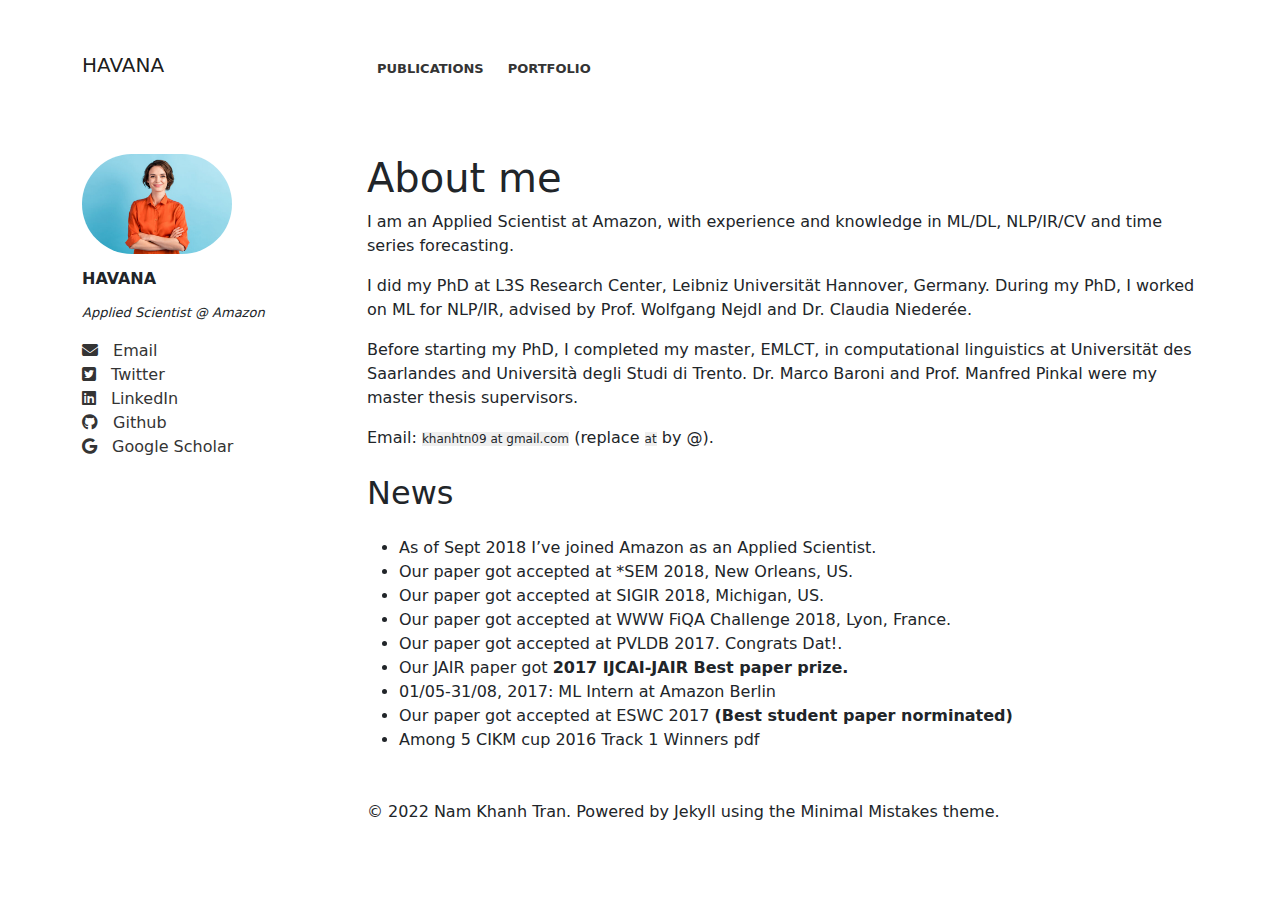
<file: index.html>
<!doctype html>
<html>
<head>
<meta charset="utf-8">
<meta name="viewport" content="width=device-width, initial-scale=1">
<title>About me - HAVANA</title>
	<link rel="icon" href="images/information-desk.png" target="images/x-icon">
	<link rel="stylesheet" href="css/bootstrap.css">
	<link rel="stylesheet" href="css/all.min.css">
	<link rel="stylesheet" href="css/main-style.css">
</head>
	
<body>
	<nav class="navbar navbar-expand-md pt-5 pb-3">
		<div class="container">
			<a href="index.html" class="navbar-brand col-md-3"><h5>HAVANA</h5></a>
			<button class="navbar-toggler bg-black text-white" type="button" data-bs-toggle="collapse" data-bs-target="#menu">
				<i class="fa-solid fa-bars"></i> menu
			</button>
			<div class="collapse navbar-collapse col-md-9" id="menu">
				<ul class="navbar-nav">
					<li class="nav-item me-4 my-2">
						<a class="nav-link p-0" href="publications.html">Publications</a>
					</li>
					<li class="nav-item me-4 my-2">
						<a class="nav-link p-0" href="portfolio.html">Portfolio</a>
					</li>
				</ul>
			</div>
		</div>
	</nav>
	
	<div class="about-me container mt-5">
		<div class="row">
			<div class="col-md-3 card border-0">
				<img src="images/chandung.jpg" alt="" class="card-img-top">
				<div class="card-body p-0">
					<h6>HAVANA</h6>
					<p>Applied Scientist @ Amazon</p>
					<ul class="social p-0">
						<li><a href="#"><i class="fa-solid fa-envelope"></i> Email</a></li>
						<li><a href="#"><i class="fa-brands fa-twitter-square"></i> Twitter</a></li>
						<li><a href="#"><i class="fa-brands fa-linkedin"></i> LinkedIn</a></li>
						<li><a href="#"><i class="fa-brands fa-github"></i> Github</a></li>
						<li><a href="#"><i class="fa-brands fa-google"></i> Google Scholar</a></li>
					</ul>
				</div>
			</div>
			<div class="col-md-9 main-content">
				<h1>About me</h1>
				<p>I am an Applied Scientist at Amazon, with experience and knowledge in ML/DL, NLP/IR/CV and time series forecasting.</p>
				<p>I did my PhD at L3S Research Center, Leibniz Universität Hannover, Germany. During my PhD, I worked on ML for NLP/IR, advised by Prof. Wolfgang Nejdl and Dr. Claudia Niederée.</p>
				<p>Before starting my PhD, I completed my master, EMLCT, in computational linguistics at Universität des Saarlandes and Università degli Studi di Trento. Dr. Marco Baroni and Prof. Manfred Pinkal were my master thesis supervisors.</p>
				<p>Email: <span class="text-caption">khanhtn09 at gmail.com</span> (replace <span class="text-caption">at</span> by @).</p>
				
				<h2 class="my-4">News</h2>
				<ul>
					<li>As of Sept 2018 I’ve joined Amazon as an Applied Scientist.</li>
					<li>Our paper got accepted at *SEM 2018, New Orleans, US.</li>
					<li>Our paper got accepted at SIGIR 2018, Michigan, US.</li>
					<li>Our paper got accepted at WWW FiQA Challenge 2018, Lyon, France.</li>
					<li>Our paper got accepted at PVLDB 2017. Congrats Dat!.</li>
					<li>Our JAIR paper got <span class="text-bold">2017 IJCAI-JAIR Best paper prize.</span></li>
					<li>01/05-31/08, 2017: ML Intern at Amazon Berlin</li>
					<li>Our paper got accepted at ESWC 2017 <span class="text-bold">(Best student paper norminated)</span></li>
					<li>Among 5 CIKM cup 2016 Track 1 Winners pdf</li>
				</ul>
				<div class="footer mt-5">
					<p>© 2022 Nam Khanh Tran. Powered by Jekyll using the Minimal Mistakes theme.</p>
				</div>
			</div>
		</div>
	</div>
	
	<script src="js/bootstrap.bundle.min.js"></script>
</body>
</html>
</file>
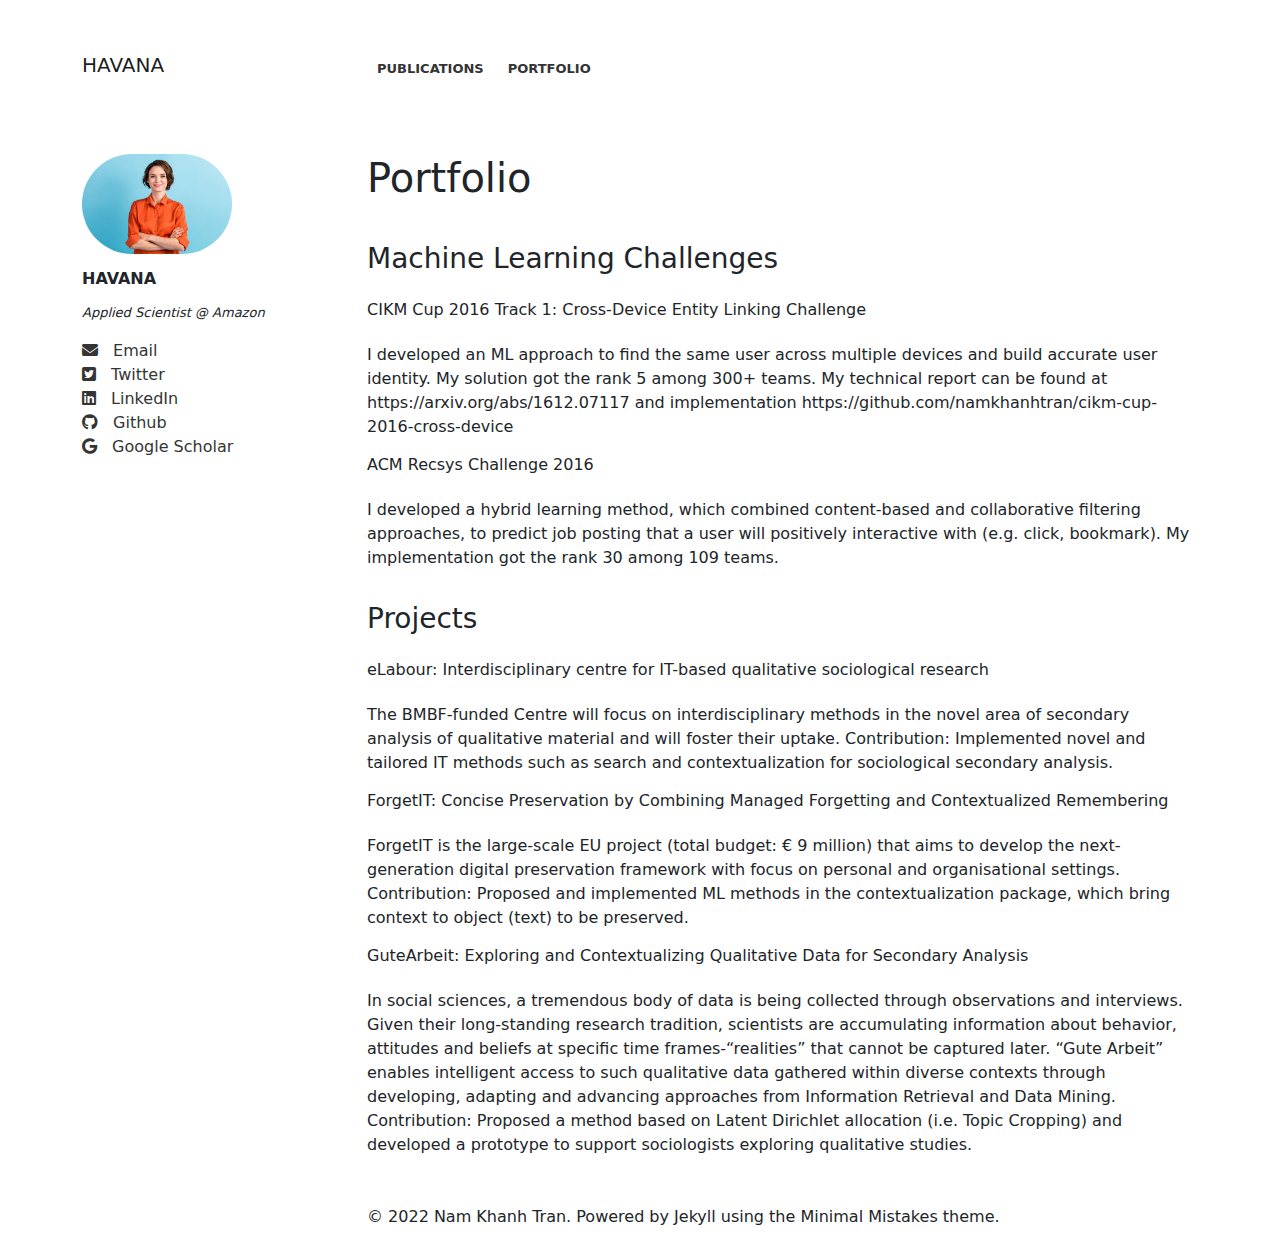
<file: portfolio.html>
<!doctype html>
<html>
<head>
<meta charset="utf-8">
<meta name="viewport" content="width=device-width, initial-scale=1">
<title>About me - HAVANA</title>
	<link rel="icon" href="images/information-desk.png" target="images/x-icon">
	<link rel="stylesheet" href="css/bootstrap.css">
	<link rel="stylesheet" href="css/all.min.css">
	<link rel="stylesheet" href="css/main-style.css">
</head>
	
<body>
	<nav class="navbar navbar-expand-md pt-5 pb-3">
		<div class="container">
			<a href="index.html" class="navbar-brand col-md-3"><h5>HAVANA</h5></a>
			<button class="navbar-toggler bg-black text-white" type="button" data-bs-toggle="collapse" data-bs-target="#menu">
				<i class="fa-solid fa-bars"></i> menu
			</button>
			<div class="collapse navbar-collapse col-md-9" id="menu">
				<ul class="navbar-nav">
					<li class="nav-item me-4 my-2">
						<a class="nav-link p-0" href="publications.html">Publications</a>
					</li>
					<li class="nav-item me-4 my-2">
						<a class="nav-link p-0" href="portfolio.html">Portfolio</a>
					</li>
				</ul>
			</div>
		</div>
	</nav>
	
	<div class="about-me container mt-5">
		<div class="row">
			<div class="col-md-3 card border-0">
				<img src="images/chandung.jpg" alt="" class="card-img-top">
				<div class="card-body p-0">
					<h6>HAVANA</h6>
					<p>Applied Scientist @ Amazon</p>
					<ul class="social p-0">
						<li><a href="#"><i class="fa-solid fa-envelope"></i> Email</a></li>
						<li><a href="#"><i class="fa-brands fa-twitter-square"></i> Twitter</a></li>
						<li><a href="#"><i class="fa-brands fa-linkedin"></i> LinkedIn</a></li>
						<li><a href="#"><i class="fa-brands fa-github"></i> Github</a></li>
						<li><a href="#"><i class="fa-brands fa-google"></i> Google Scholar</a></li>
					</ul>
				</div>
			</div>
			<div class="col-md-9 main-content">
				<h1 class="pb-3">Portfolio</h1>
				
				<h3 class="py-3">Machine Learning Challenges</h3>
				
				<h6 class="pb-3">CIKM Cup 2016 Track 1: Cross-Device Entity Linking Challenge</h6>
				<p>I developed an ML approach to find the same user across multiple devices and build accurate user identity. My solution got the rank 5 among 300+ teams. My technical report can be found at https://arxiv.org/abs/1612.07117 and implementation https://github.com/namkhanhtran/cikm-cup-2016-cross-device</p>
				
				<h6 class="pb-3">ACM Recsys Challenge 2016</h6>
				<p>I developed a hybrid learning method, which combined content-based and collaborative filtering approaches, to predict job posting that a user will positively interactive with (e.g. click, bookmark). My implementation got the rank 30 among 109 teams.</p>
				
				<h3 class="py-3">Projects</h3>
				
				<h6 class="pb-3">eLabour: Interdisciplinary centre for IT-based qualitative sociological research</h6>
				<p>The BMBF-funded Centre will focus on interdisciplinary methods in the novel area of secondary analysis of qualitative material and will foster their uptake. Contribution: Implemented novel and tailored IT methods such as search and contextualization for sociological secondary analysis.</p>
				
				<h6 class="pb-3">ForgetIT: Concise Preservation by Combining Managed Forgetting and Contextualized Remembering</h6>
				<p>ForgetIT is the large-scale EU project (total budget: € 9 million) that aims to develop the next-generation digital preservation framework with focus on personal and organisational settings. Contribution: Proposed and implemented ML methods in the contextualization package, which bring context to object (text) to be preserved.</p>
				
				<h6 class="pb-3">GuteArbeit: Exploring and Contextualizing Qualitative Data for Secondary Analysis</h6>
				<p>In social sciences, a tremendous body of data is being collected through observations and interviews. Given their long-standing research tradition, scientists are accumulating information about behavior, attitudes and beliefs at specific time frames-“realities” that cannot be captured later. “Gute Arbeit” enables intelligent access to such qualitative data gathered within diverse contexts through developing, adapting and advancing approaches from Information Retrieval and Data Mining. Contribution: Proposed a method based on Latent Dirichlet allocation (i.e. Topic Cropping) and developed a prototype to support sociologists exploring qualitative studies.</p>
				
				<div class="footer mt-5">
					<p>© 2022 Nam Khanh Tran. Powered by Jekyll using the Minimal Mistakes theme.</p>
				</div>
			</div>
		</div>
	</div>
	
	<script src="js/bootstrap.bundle.min.js"></script>
</body>
</html>
</file>
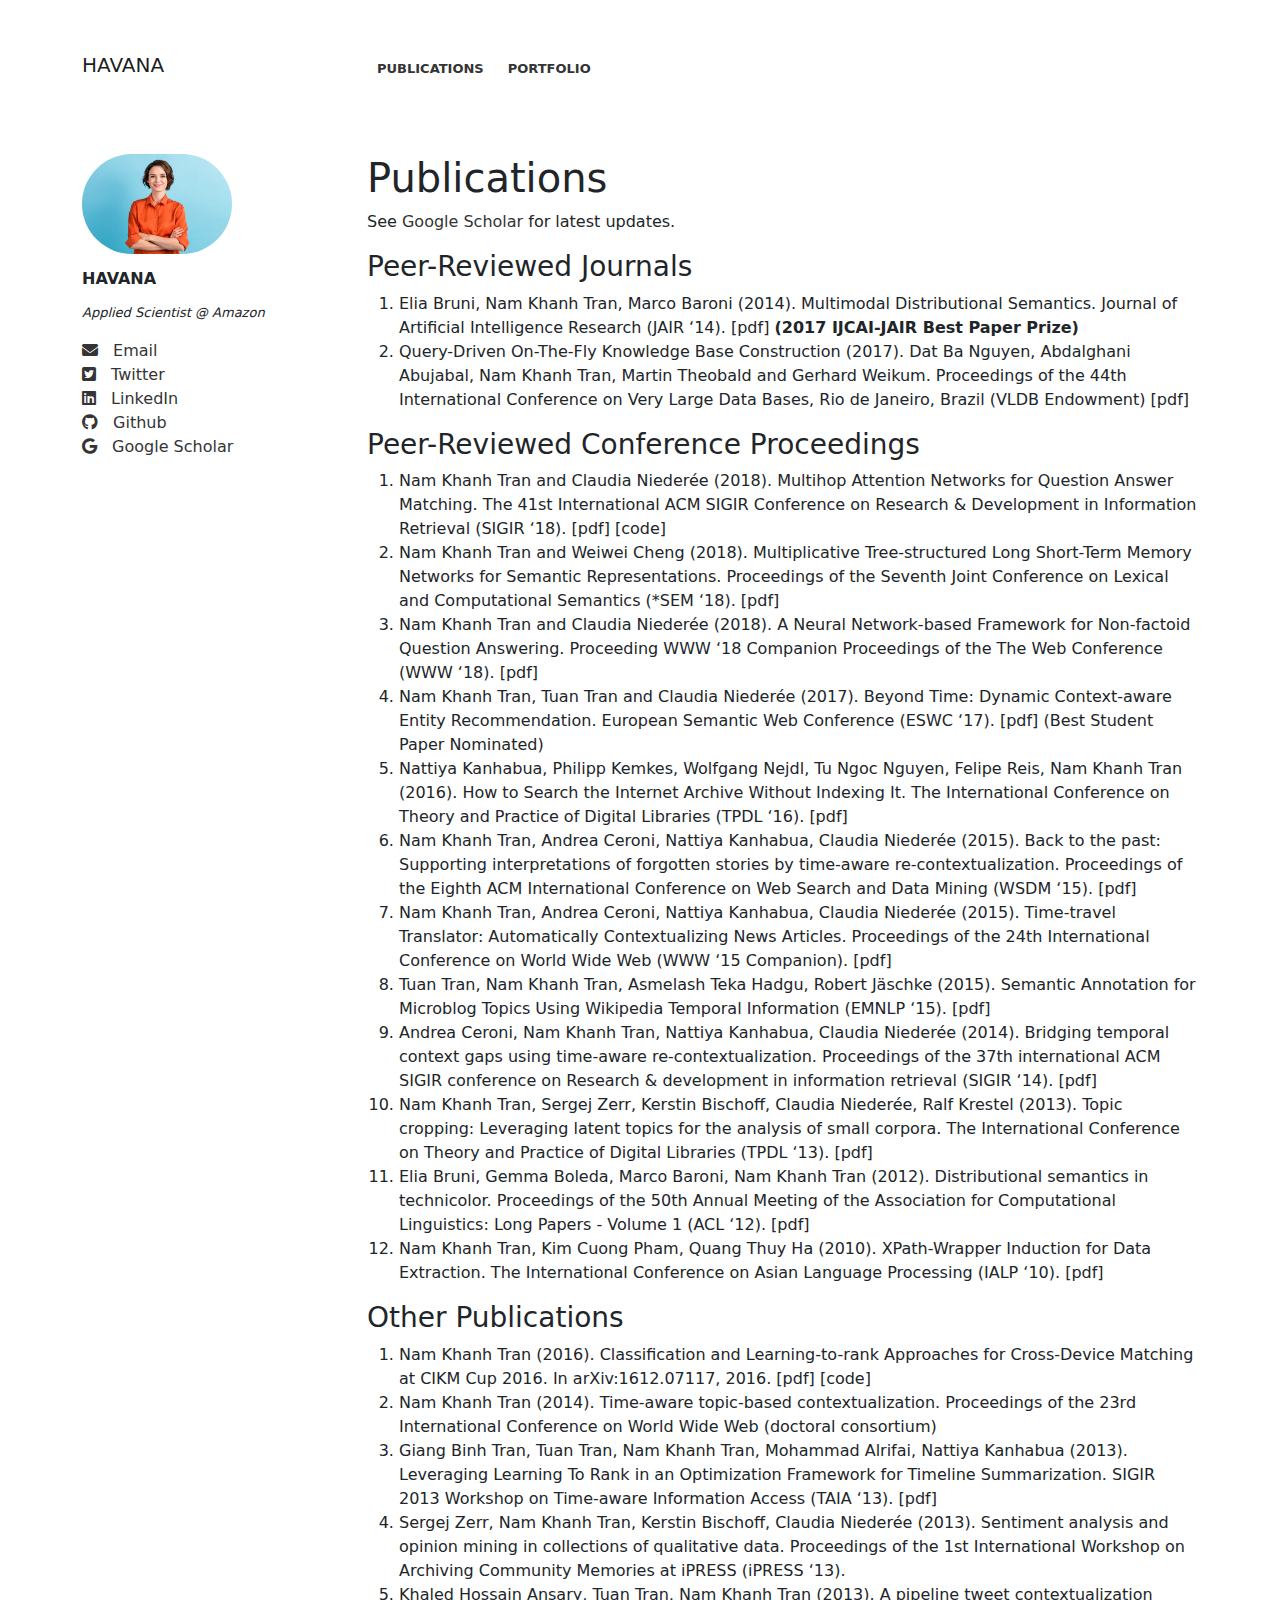
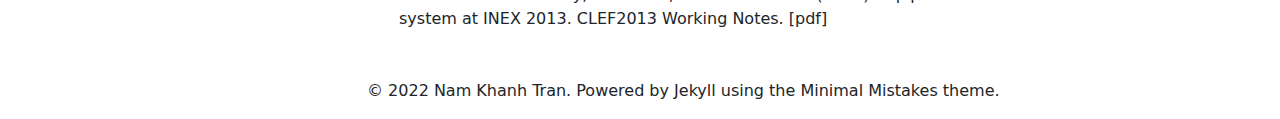
<file: publications.html>
<!doctype html>
<html>
<head>
<meta charset="utf-8">
<meta name="viewport" content="width=device-width, initial-scale=1">
<title>About me - HAVANA</title>
	<link rel="icon" href="images/information-desk.png" target="images/x-icon">
	<link rel="stylesheet" href="css/bootstrap.css">
	<link rel="stylesheet" href="css/all.min.css">
	<link rel="stylesheet" href="css/main-style.css">
</head>
	
<body>
	<nav class="navbar navbar-expand-md pt-5 pb-3">
		<div class="container">
			<a href="index.html" class="navbar-brand col-md-3"><h5>HAVANA</h5></a>
			<button class="navbar-toggler bg-black text-white" type="button" data-bs-toggle="collapse" data-bs-target="#menu">
				<i class="fa-solid fa-bars"></i> menu
			</button>
			<div class="collapse navbar-collapse col-md-9" id="menu">
				<ul class="navbar-nav">
					<li class="nav-item me-4 my-2">
						<a class="nav-link p-0" href="publications.html">Publications</a>
					</li>
					<li class="nav-item me-4 my-2">
						<a class="nav-link p-0" href="portfolio.html">Portfolio</a>
					</li>
				</ul>
			</div>
		</div>
	</nav>
	
	<div class="about-me container mt-5">
		<div class="row">
			<div class="col-md-3 card border-0">
				<img src="images/chandung.jpg" alt="" class="card-img-top">
				<div class="card-body p-0">
					<h6>HAVANA</h6>
					<p>Applied Scientist @ Amazon</p>
					<ul class="social p-0">
						<li><a href="#"><i class="fa-solid fa-envelope"></i> Email</a></li>
						<li><a href="#"><i class="fa-brands fa-twitter-square"></i> Twitter</a></li>
						<li><a href="#"><i class="fa-brands fa-linkedin"></i> LinkedIn</a></li>
						<li><a href="#"><i class="fa-brands fa-github"></i> Github</a></li>
						<li><a href="#"><i class="fa-brands fa-google"></i> Google Scholar</a></li>
					</ul>
				</div>
			</div>
			<div class="col-md-9 main-content">
				<h1>Publications</h1>
				<p>See <a href="#">Google Scholar</a> for latest updates.</p>
				<h3>Peer-Reviewed Journals</h3>
				<ol>
					<li>Elia Bruni, Nam Khanh Tran, Marco Baroni (2014). Multimodal Distributional Semantics. Journal of Artificial Intelligence Research (JAIR ‘14). [pdf] <span class="text-bold">(2017 IJCAI-JAIR Best Paper Prize)</span></li>
					<li>Query-Driven On-The-Fly Knowledge Base Construction (2017). Dat Ba Nguyen, Abdalghani Abujabal, Nam Khanh Tran, Martin Theobald and Gerhard Weikum. Proceedings of the 44th International Conference on Very Large Data Bases, Rio de Janeiro, Brazil (VLDB Endowment) [pdf]</li>
				</ol>
				
				<h3>Peer-Reviewed Conference Proceedings</h3>
				<ol>
					<li>Nam Khanh Tran and Claudia Niederée (2018). Multihop Attention Networks for Question Answer Matching. The 41st International ACM SIGIR Conference on Research & Development in Information Retrieval (SIGIR ‘18). [pdf] [code]</li>
					<li>Nam Khanh Tran and Weiwei Cheng (2018). Multiplicative Tree-structured Long Short-Term Memory Networks for Semantic Representations. Proceedings of the Seventh Joint Conference on Lexical and Computational Semantics (*SEM ‘18). [pdf]</li>
					<li>Nam Khanh Tran and Claudia Niederée (2018). A Neural Network-based Framework for Non-factoid Question Answering. Proceeding WWW ‘18 Companion Proceedings of the The Web Conference (WWW ‘18). [pdf]</li>
					<li>Nam Khanh Tran, Tuan Tran and Claudia Niederée (2017). Beyond Time: Dynamic Context-aware Entity Recommendation. European Semantic Web Conference (ESWC ‘17). [pdf] (Best Student Paper Nominated)</li>
					<li>Nattiya Kanhabua, Philipp Kemkes, Wolfgang Nejdl, Tu Ngoc Nguyen, Felipe Reis, Nam Khanh Tran (2016). How to Search the Internet Archive Without Indexing It. The International Conference on Theory and Practice of Digital Libraries (TPDL ‘16). [pdf]</li>
					<li>Nam Khanh Tran, Andrea Ceroni, Nattiya Kanhabua, Claudia Niederée (2015). Back to the past: Supporting interpretations of forgotten stories by time-aware re-contextualization. Proceedings of the Eighth ACM International Conference on Web Search and Data Mining (WSDM ‘15). [pdf]</li>
					<li>Nam Khanh Tran, Andrea Ceroni, Nattiya Kanhabua, Claudia Niederée (2015). Time-travel Translator: Automatically Contextualizing News Articles. Proceedings of the 24th International Conference on World Wide Web (WWW ‘15 Companion). [pdf]</li>
					<li>Tuan Tran, Nam Khanh Tran, Asmelash Teka Hadgu, Robert Jäschke (2015). Semantic Annotation for Microblog Topics Using Wikipedia Temporal Information (EMNLP ‘15). [pdf]</li>
					<li>Andrea Ceroni, Nam Khanh Tran, Nattiya Kanhabua, Claudia Niederée (2014). Bridging temporal context gaps using time-aware re-contextualization. Proceedings of the 37th international ACM SIGIR conference on Research & development in information retrieval (SIGIR ‘14). [pdf]</li>
					<li>Nam Khanh Tran, Sergej Zerr, Kerstin Bischoff, Claudia Niederée, Ralf Krestel (2013). Topic cropping: Leveraging latent topics for the analysis of small corpora. The International Conference on Theory and Practice of Digital Libraries (TPDL ‘13). [pdf]</li>
					<li>Elia Bruni, Gemma Boleda, Marco Baroni, Nam Khanh Tran (2012). Distributional semantics in technicolor. Proceedings of the 50th Annual Meeting of the Association for Computational Linguistics: Long Papers - Volume 1 (ACL ‘12). [pdf]</li>
					<li>Nam Khanh Tran, Kim Cuong Pham, Quang Thuy Ha (2010). XPath-Wrapper Induction for Data Extraction. The International Conference on Asian Language Processing (IALP ‘10). [pdf]</li>
				</ol>
				
				<h3>Other Publications</h3>
				<ol>
					<li>Nam Khanh Tran (2016). Classification and Learning-to-rank Approaches for Cross-Device Matching at CIKM Cup 2016. In arXiv:1612.07117, 2016. [pdf] [code]</li>
					<li>Nam Khanh Tran (2014). Time-aware topic-based contextualization. Proceedings of the 23rd International Conference on World Wide Web (doctoral consortium)</li>
					<li>Giang Binh Tran, Tuan Tran, Nam Khanh Tran, Mohammad Alrifai, Nattiya Kanhabua (2013). Leveraging Learning To Rank in an Optimization Framework for Timeline Summarization. SIGIR 2013 Workshop on Time-aware Information Access (TAIA ‘13). [pdf]</li>
					<li>Sergej Zerr, Nam Khanh Tran, Kerstin Bischoff, Claudia Niederée (2013). Sentiment analysis and opinion mining in collections of qualitative data. Proceedings of the 1st International Workshop on Archiving Community Memories at iPRESS (iPRESS ‘13).</li>
					<li>Khaled Hossain Ansary, Tuan Tran, Nam Khanh Tran (2013). A pipeline tweet contextualization system at INEX 2013. CLEF2013 Working Notes. [pdf]</li>
				</ol>
				
				<div class="footer mt-5">
					<p>© 2022 Nam Khanh Tran. Powered by Jekyll using the Minimal Mistakes theme.</p>
				</div>
			</div>
		</div>
	</div>
	
	<script src="js/bootstrap.bundle.min.js"></script>
</body>
</html>
<!doctype html>
<html>
<head>
<meta charset="utf-8">
<title>Untitled Document</title>
</head>

<body>
</body>
</html>
</file>
<file: css/main-style.css>
@charset "utf-8";
/* CSS Document */
a{color: #343434; text-decoration: none}
ul{list-style: none}
#menu ul li a{color: #343434; text-transform: uppercase; font-weight: bold; font-size: 13px}
@media(max-width:768px){#menu ul li{border-bottom: 1px solid #ddd;}}
.about-me .card img {max-width: 150px; border-radius: 150px}
.about-me .card .card-body h6{font-weight: bold; margin: 15px 0}
.about-me .card .card-body p{font-style: italic; font-size: 13px}
.about-me .card .card-body ul li a i{padding-right: 10px}

@media(max-width:760px)
{
	.about-me .card{display: none}
}
.main-content ul{list-style: disc}
.main-content .text-caption{font-size: 0.75rem; background-color: #efefef}
.text-bold {font-weight: bold}
</file>
